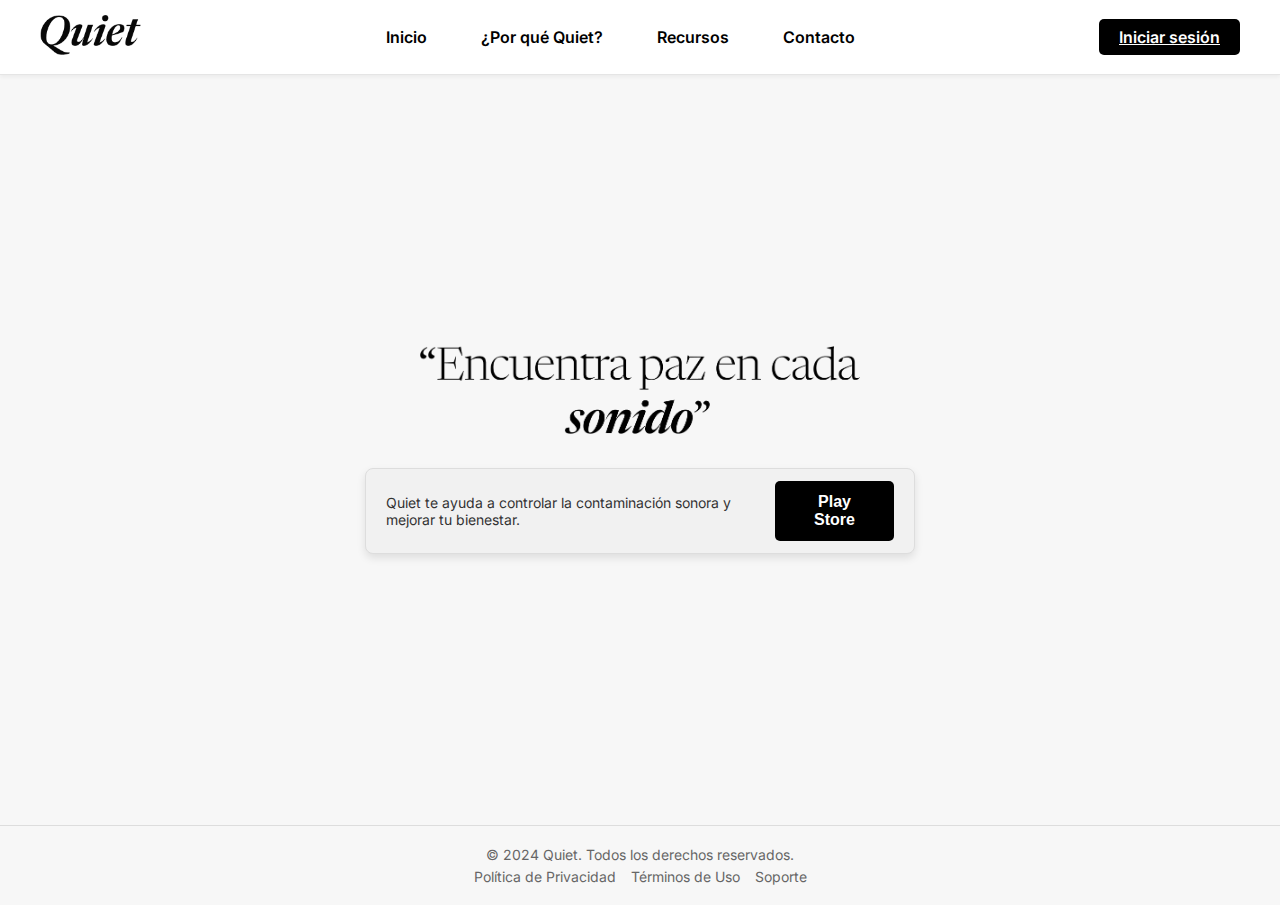
<file: public/index.html>
<!DOCTYPE html>
<html lang="es">
  <head>
    <meta charset="UTF-8" />
    <meta name="viewport" content="width=device-width, initial-scale=1.0" />
    <title>Quiet - Encuentra paz en cada sonido</title>
    <!-- Enlace a estilos y fuentes -->
    <link rel="stylesheet" href="assets/styles/styles.css" />
    <link
      href="https://fonts.googleapis.com/css2?family=Inter:wght@400;600;700&family=Newsreader:ital,wght@0,400;1,700&display=swap"
      rel="stylesheet"
    />
  </head>
  <body class="index-page">
    <!-- Encabezado con barra de navegación -->
    <header>
      <nav>
        <!-- Logo -->
        <a href="index.html" class="logo">
          <img src="assets/images/quiet.png" alt="Quiet Logo" />
        </a>
        <!-- Enlaces de navegación -->
        <ul class="nav-links">
          <li><a href="#inicio">Inicio</a></li>
          <li><a href="about.html">¿Por qué Quiet?</a></li>
          <li><a href="#">Recursos</a></li>
          <li><a href="#">Contacto</a></li>
        </ul>
        <!-- Botón para iniciar sesión -->
        <a href="login-in.html" class="download-button">Iniciar sesión</a>
      </nav>
    </header>

    <!-- Sección principal de bienvenida -->
    <main id="inicio" class="content">
      <section class="hero">
        <!-- Imagen y texto de bienvenida -->
        <img src="assets/images/lema.png" alt="Lema Quiet" class="lema-image" />
        <div class="subtext-container">
          <p class="subtext">
            Quiet te ayuda a controlar la contaminación sonora y mejorar tu
            bienestar.
          </p>
          <button class="explore-button">Play Store</button>
        </div>
      </section>
    </main>

    <!-- Pie de página con enlaces adicionales -->
    <footer>
      <p>&copy; 2024 Quiet. Todos los derechos reservados.</p>
      <ul class="footer-links">
        <li><a href="#">Política de Privacidad</a></li>
        <li><a href="#">Términos de Uso</a></li>
        <li><a href="#">Soporte</a></li>
      </ul>
    </footer>
  </body>
</html>
</file>
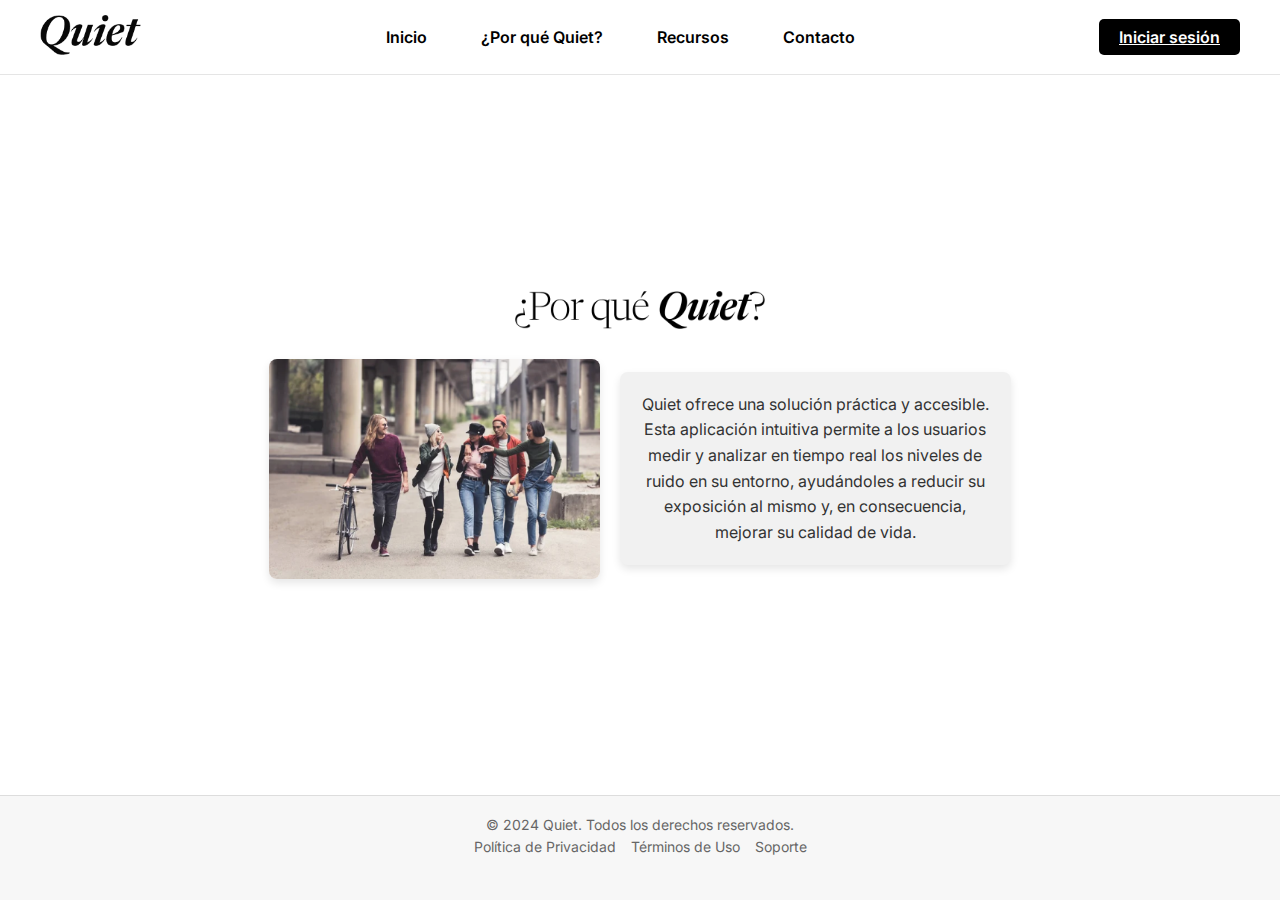
<file: public/about.html>
<!DOCTYPE html>
<html lang="es">
  <head>
    <meta charset="UTF-8" />
    <meta name="viewport" content="width=device-width, initial-scale=1.0" />
    <title>Quiet - ¿Por qué Quiet?</title>
    <!-- Enlace a estilos y fuentes -->
    <link rel="stylesheet" href="assets/styles/styles.css" />
    <link
      href="https://fonts.googleapis.com/css2?family=Inter:wght@400;600;700&family=Newsreader:ital,wght@0,400;1,700&display=swap"
      rel="stylesheet"
    />
  </head>
  <body class="about-page">
    <!-- Encabezado con barra de navegación -->
    <header>
      <nav>
        <!-- Logo -->
        <a href="index.html" class="logo">
          <img src="assets/images/quiet.png" alt="Quiet Logo" />
        </a>
        <!-- Enlaces de navegación -->
        <ul class="nav-links">
          <li><a href="index.html">Inicio</a></li>
          <li><a href="about.html">¿Por qué Quiet?</a></li>
          <li><a href="#">Recursos</a></li>
          <li><a href="#">Contacto</a></li>
        </ul>
        <!-- Botón para iniciar sesión -->
        <a href="login-in.html" class="download-button">Iniciar sesión</a>
      </nav>
    </header>

    <!-- Sección de contenido principal -->
    <section id="about" class="about-us">
      <div class="about-content">
        <!-- Imagen principal de la sección -->
        <img
          src="assets/images/why-quiet.png"
          alt="¿Por qué Quiet?"
          class="why-quiet-image"
        />
        <div class="about-container">
          <!-- Imagen ilustrativa -->
          <img
            src="assets/images/about-us.png"
            alt="Grupo de personas"
            class="about-image"
          />
          <div class="about-text">
            <p>
              Quiet ofrece una solución práctica y accesible. Esta aplicación
              intuitiva permite a los usuarios medir y analizar en tiempo real
              los niveles de ruido en su entorno, ayudándoles a reducir su
              exposición al mismo y, en consecuencia, mejorar su calidad de
              vida.
            </p>
          </div>
        </div>
      </div>
    </section>

    <!-- Pie de página con enlaces adicionales -->
    <footer>
      <p>&copy; 2024 Quiet. Todos los derechos reservados.</p>
      <ul class="footer-links">
        <li><a href="#">Política de Privacidad</a></li>
        <li><a href="#">Términos de Uso</a></li>
        <li><a href="#">Soporte</a></li>
      </ul>
    </footer>
  </body>
</html>
</file>
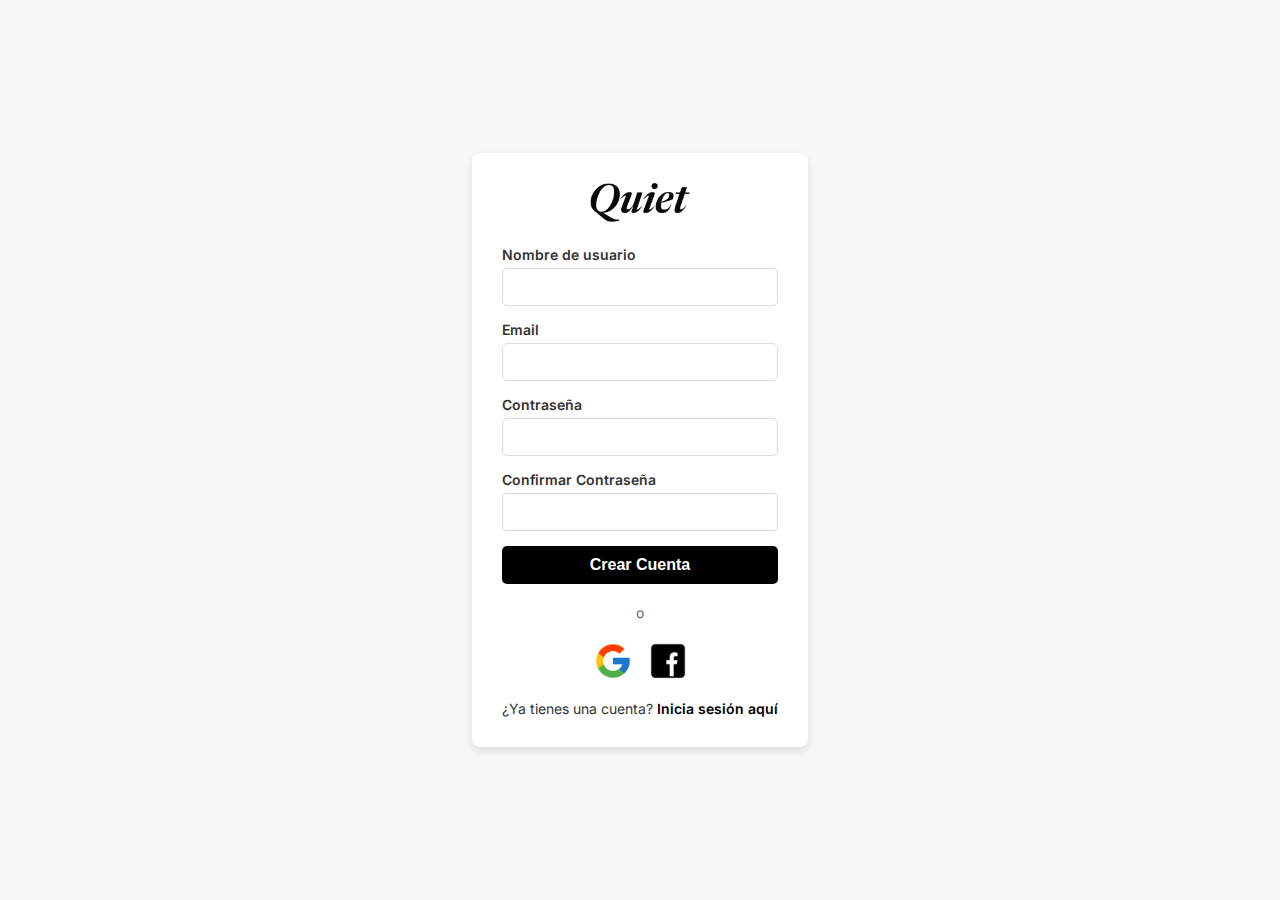
<file: public/sign-up.html>
<!DOCTYPE html>
<html lang="es">
  <head>
    <meta charset="UTF-8" />
    <meta name="viewport" content="width=device-width, initial-scale=1.0" />
    <title>Quiet - Crear Cuenta</title>
    <!-- Enlace a estilos y fuentes -->
    <link rel="stylesheet" href="assets/styles/styles.css" />
    <link
      href="https://fonts.googleapis.com/css2?family=Inter:wght@400;600;700&family=Newsreader:ital,wght@0,400;1,700&display=swap"
      rel="stylesheet"
    />
  </head>
  <body class="login-page">
    <!-- Contenedor principal para la creación de cuenta -->
    <main class="login-content">
      <div class="login-container">
        <!-- Logo de Quiet -->
        <img src="assets/images/quiet.png" alt="Quiet Logo" class="login-logo" />
        <!-- Formulario de registro de usuario -->
        <form action="user-interface.html" method="get">
          <div class="form-group">
            <label for="username">Nombre de usuario</label>
            <input type="text" id="username" name="username" required />
          </div>
          <div class="form-group">
            <label for="email">Email</label>
            <input type="email" id="email" name="email" required />
          </div>
          <div class="form-group">
            <label for="password">Contraseña</label>
            <input type="password" id="password" name="password" required />
          </div>
          <div class="form-group">
            <label for="confirm-password">Confirmar Contraseña</label>
            <input
              type="password"
              id="confirm-password"
              name="confirm-password"
              required
            />
          </div>
          <button type="submit" class="login-button">Crear Cuenta</button>
        </form>
        <!-- Opción para registro con redes sociales -->
        <p class="or">o</p>
        <div class="social-login">
          <a href="#"
            ><img
              src="assets/images/google.png"
              alt="Registrarse con Google"
              class="social-icon"
          /></a>
          <a href="#"
            ><img
              src="assets/images/facebook.png"
              alt="Registrarse con Facebook"
              class="social-icon"
          /></a>
        </div>
        <!-- Enlace para iniciar sesión si ya tiene cuenta -->
        <p class="signup-text">
          ¿Ya tienes una cuenta?
          <a href="login-in.html" class="signup-link">Inicia sesión aquí</a>
        </p>
      </div>
    </main>
  </body>
</html>
</file>
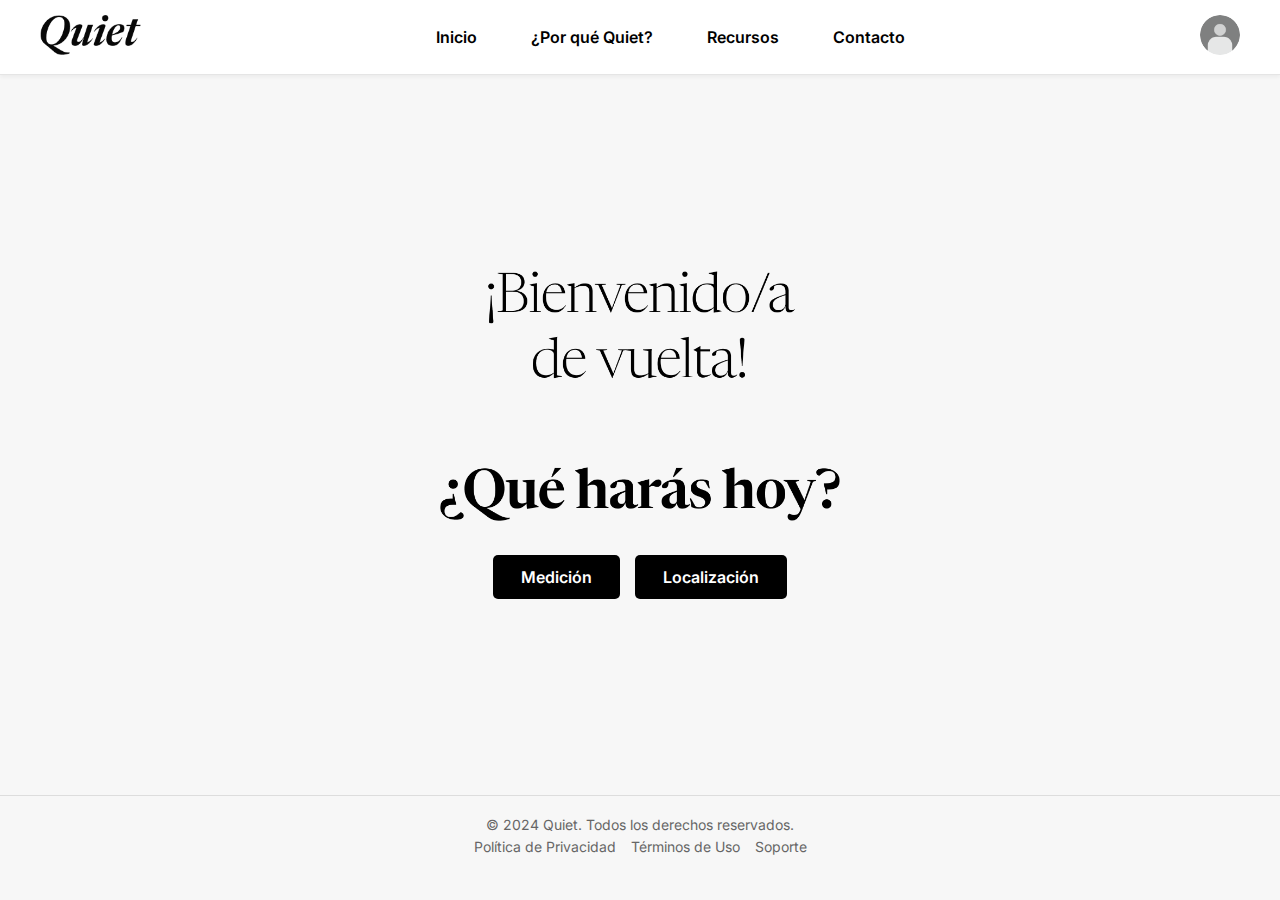
<file: public/user-interface.html>
<!DOCTYPE html>
<html lang="es">
  <head>
    <meta charset="UTF-8" />
    <meta name="viewport" content="width=device-width, initial-scale=1.0" />
    <title>Quiet - Interfaz de Usuario</title>
    <!-- Enlace a estilos y fuentes -->
    <link rel="stylesheet" href="assets/styles/styles.css" />
    <link
      href="https://fonts.googleapis.com/css2?family=Inter:wght@400;600;700&family=Newsreader:ital,wght@0,400;1,700&display=swap"
      rel="stylesheet"
    />
  </head>
  <body class="user-interface-page">
    <!-- Encabezado con logo y ícono de usuario -->
    <header>
      <nav>
        <!-- Logo de Quiet -->
        <a href="index.html" class="logo">
          <img src="assets/images/quiet.png" alt="Quiet Logo" />
        </a>
        <!-- Enlaces de navegación -->
        <ul class="nav-links">
          <li><a href="#inicio">Inicio</a></li>
          <li><a href="about.html">¿Por qué Quiet?</a></li>
          <li><a href="#">Recursos</a></li>
          <li><a href="#">Contacto</a></li>
        </ul>
        <!-- Ícono de perfil de usuario -->
        <a href="user-interface.html" class="user-icon">
          <img src="assets/images/user-icon.png" alt="User Icon" class="user-image" />
        </a>
      </nav>
    </header>

    <!-- Contenido principal de la interfaz de usuario -->
    <main id="inicio" class="user-content">
      <section class="welcome-section">
        <!-- Imagen de bienvenida -->
        <img
          src="assets/images/welcome-user.png"
          alt="Bienvenido Usuario"
          class="welcome-user"
        />
      </section>

      <!-- Grupo de botones para funcionalidades principales -->
      <div class="button-group">
        <a href="user-measurement.html" class="explore-button">Medición</a>
        <a href="user-location.html" class="explore-button">Localización</a>
      </div>
    </main>

    <!-- Pie de página con enlaces adicionales -->
    <footer>
      <p>&copy; 2024 Quiet. Todos los derechos reservados.</p>
      <ul class="footer-links">
        <li><a href="#">Política de Privacidad</a></li>
        <li><a href="#">Términos de Uso</a></li>
        <li><a href="#">Soporte</a></li>
      </ul>
    </footer>
  </body>
</html>
</file>
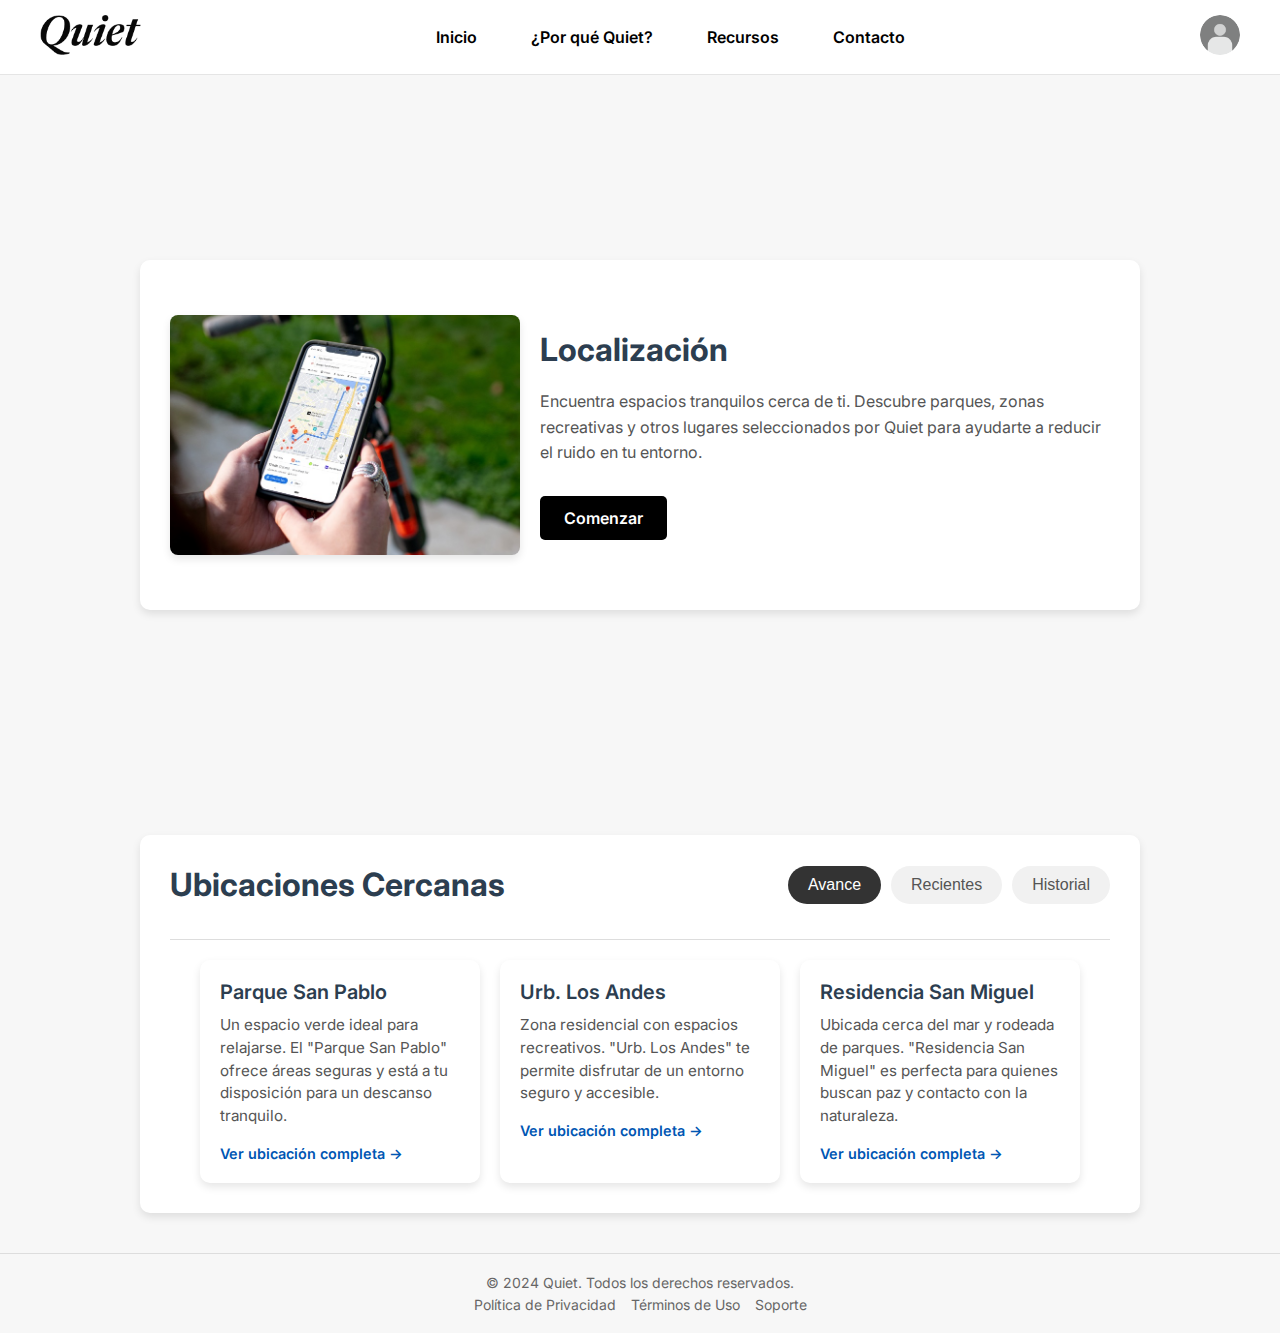
<file: public/user-location.html>
<!DOCTYPE html>
<html lang="es">
  <head>
    <meta charset="UTF-8" />
    <meta name="viewport" content="width=device-width, initial-scale=1.0" />
    <title>Quiet - Localización de Lugares</title>
    <link rel="stylesheet" href="assets/styles/styles.css" />
    <link
      href="https://fonts.googleapis.com/css2?family=Inter:wght@400;600;700&family=Newsreader:ital,wght@0,400;1,700&display=swap"
      rel="stylesheet"
    />
  </head>
  <body class="user-interface-page">
    <!-- Encabezado con barra de navegación -->
    <header>
      <nav>
        <a href="index.html" class="logo">
          <img src="assets/images/quiet.png" alt="Quiet Logo" />
        </a>
        <ul class="nav-links">
          <li><a href="#inicio">Inicio</a></li>
          <li><a href="about.html">¿Por qué Quiet?</a></li>
          <li><a href="#">Recursos</a></li>
          <li><a href="#">Contacto</a></li>
        </ul>
        <a href="user-interface.html" class="user-icon">
          <img src="assets/images/user-icon.png" alt="User Icon" class="user-image" />
        </a>
      </nav>
    </header>

    <!-- Contenido principal para Localización -->
    <main id="inicio" class="location-content">
      <div class="location-container">
        <!-- Imagen de localización -->
        <div class="location-image-container">
          <img
            src="assets/images/localizacion.png"
            alt="Localización Cercana"
            class="location-image"
          />
        </div>
        <!-- Texto introductorio y botón -->
        <div class="location-text-container">
          <h2 class="location-title">Localización</h2>
          <p class="location-description">
            Encuentra espacios tranquilos cerca de ti. Descubre parques, zonas
            recreativas y otros lugares seleccionados por Quiet para ayudarte a
            reducir el ruido en tu entorno.
          </p>
          <!-- Botón para ver ubicaciones cercanas -->
          <a href="#seccion-localizaciones" class="location-button">Comenzar</a>
        </div>
      </div>
    </main>

    <!-- Sección de localizaciones dentro de un cuadro -->
    <section id="seccion-localizaciones" class="data-section-box">
      <div class="data-header">
        <h2 class="data-title">Ubicaciones Cercanas</h2>
        <div class="data-nav-buttons">
          <button class="nav-button active">Avance</button>
          <button class="nav-button">Recientes</button>
          <button class="nav-button">Historial</button>
        </div>
      </div>
      <hr class="data-divider" />
      <div class="data-cards">
        <div class="data-card">
          <h3>Parque San Pablo</h3>
          <p>
            Un espacio verde ideal para relajarse. El "Parque San Pablo" ofrece
            áreas seguras y está a tu disposición para un descanso tranquilo.
          </p>
          <a href="#" class="location-card-button">Ver ubicación completa →</a>
        </div>
        <div class="data-card">
          <h3>Urb. Los Andes</h3>
          <p>
            Zona residencial con espacios recreativos. "Urb. Los Andes" te
            permite disfrutar de un entorno seguro y accesible.
          </p>
          <a href="#" class="location-card-button">Ver ubicación completa →</a>
        </div>
        <div class="data-card">
          <h3>Residencia San Miguel</h3>
          <p>
            Ubicada cerca del mar y rodeada de parques. "Residencia San Miguel"
            es perfecta para quienes buscan paz y contacto con la naturaleza.
          </p>
          <a href="#" class="location-card-button">Ver ubicación completa →</a>
        </div>
      </div>
    </section>

    <!-- Pie de página -->
    <footer>
      <p>&copy; 2024 Quiet. Todos los derechos reservados.</p>
      <ul class="footer-links">
        <li><a href="#">Política de Privacidad</a></li>
        <li><a href="#">Términos de Uso</a></li>
        <li><a href="#">Soporte</a></li>
      </ul>
    </footer>
  </body>
</html>
</file>
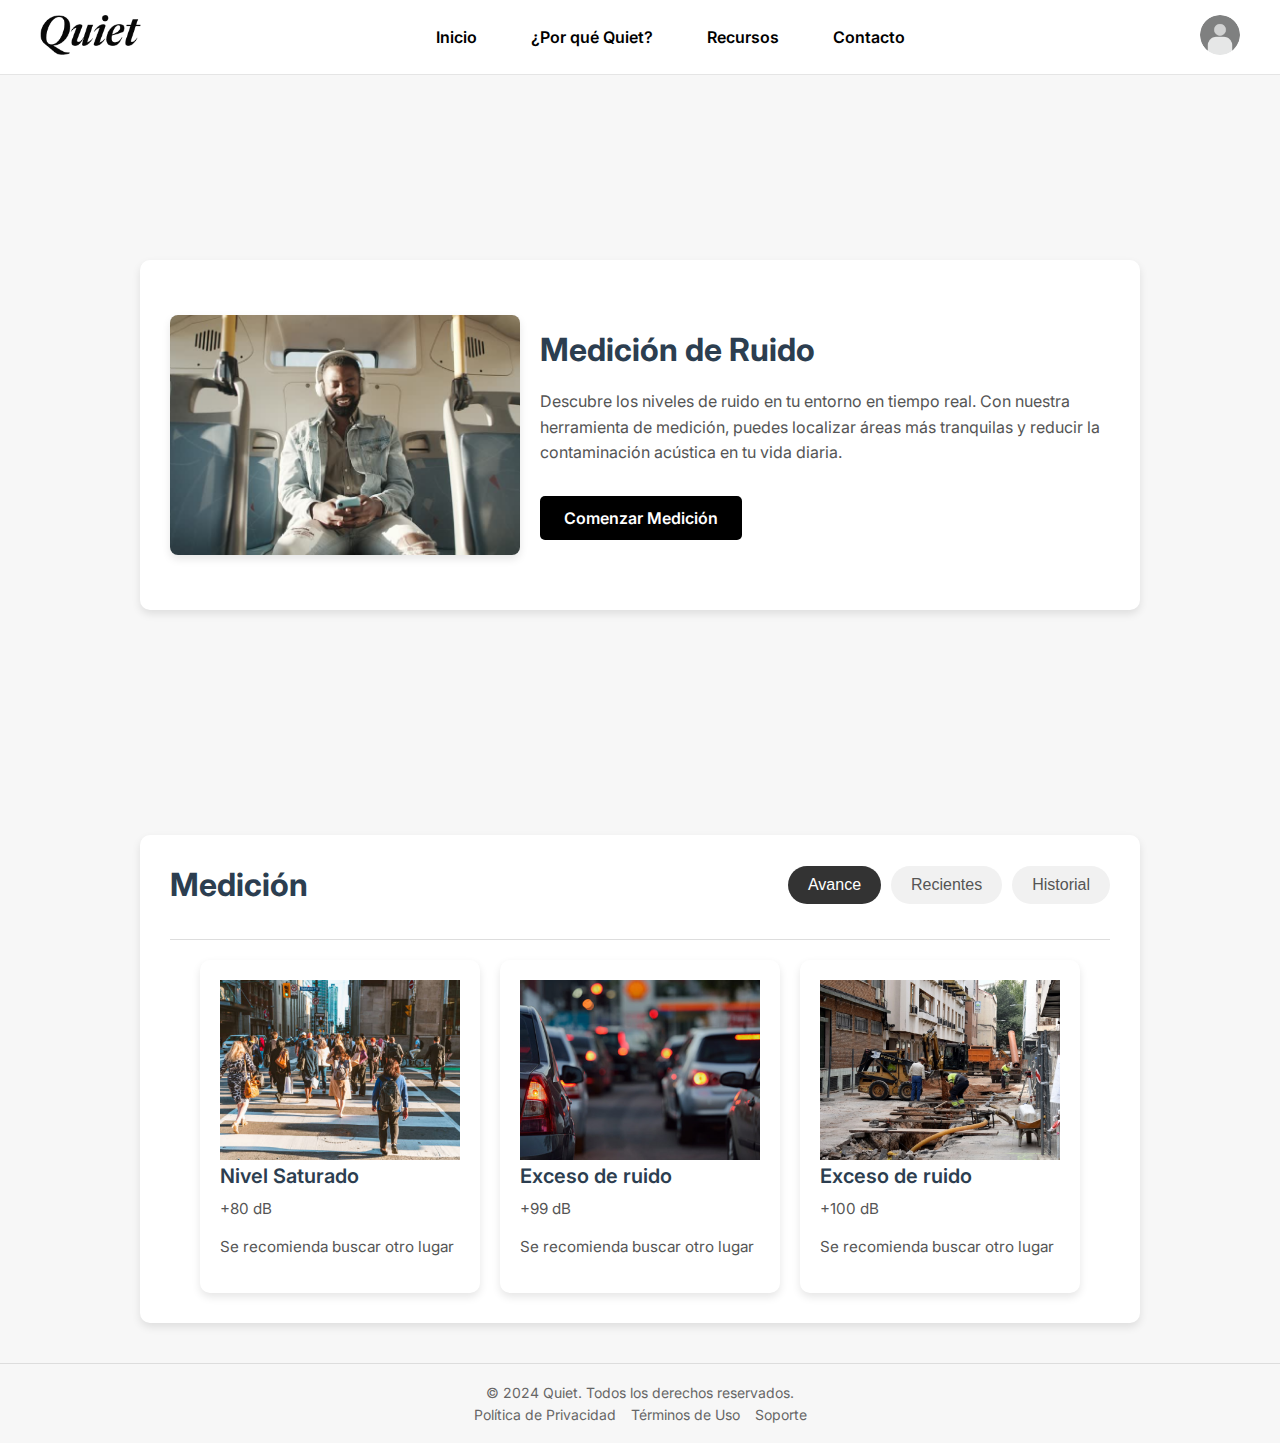
<file: public/user-measurement.html>
<!DOCTYPE html>
<html lang="es">
  <head>
    <meta charset="UTF-8" />
    <meta name="viewport" content="width=device-width, initial-scale=1.0" />
    <title>Quiet - Medición de Ruido</title>
    <link rel="stylesheet" href="assets/styles/styles.css" />
    <link
      href="https://fonts.googleapis.com/css2?family=Inter:wght@400;600;700&family=Newsreader:ital,wght@0,400;1,700&display=swap"
      rel="stylesheet"
    />
  </head>
  <body class="user-interface-page">
    <!-- Encabezado con barra de navegación -->
    <header>
      <nav>
        <a href="index.html" class="logo">
          <img src="assets/images/quiet.png" alt="Quiet Logo" />
        </a>
        <ul class="nav-links">
          <li><a href="#inicio">Inicio</a></li>
          <li><a href="about.html">¿Por qué Quiet?</a></li>
          <li><a href="#">Recursos</a></li>
          <li><a href="#">Contacto</a></li>
        </ul>
        <a href="user-interface.html" class="user-icon">
          <img src="assets/images/user-icon.png" alt="User Icon" class="user-image" />
        </a>
      </nav>
    </header>

    <!-- Contenido principal para Medición -->
    <main id="inicio" class="measurement-content">
      <div class="measurement-container">
        <!-- Imagen de medición -->
        <div class="measurement-image-container">
          <img
            src="assets/images/medicion.png"
            alt="Medición de Ruido"
            class="measurement-image"
          />
        </div>
        <!-- Texto introductorio y botón -->
        <div class="measurement-text-container">
          <h2 class="measurement-title">Medición de Ruido</h2>
          <p class="measurement-description">
            Descubre los niveles de ruido en tu entorno en tiempo real. Con
            nuestra herramienta de medición, puedes localizar áreas más
            tranquilas y reducir la contaminación acústica en tu vida diaria.
          </p>
          <!-- Botón que lleva a la sección de datos -->
          <a href="#seccion-datos" class="measurement-button"
            >Comenzar Medición</a
          >
        </div>
      </div>
    </main>

    <!-- Nueva sección de datos dentro de un cuadro -->
    <section id="seccion-datos" class="data-section-box">
      <div class="data-header">
        <h2 class="data-title">Medición</h2>
        <div class="data-nav-buttons">
          <button class="nav-button active">Avance</button>
          <button class="nav-button">Recientes</button>
          <button class="nav-button">Historial</button>
        </div>
      </div>
      <hr class="data-divider" />
      <div class="data-cards">
        <div class="data-card">
          <img src="assets/images/medicion1.png" alt="Nivel Saturado" />
          <h3>Nivel Saturado</h3>
          <p>+80 dB</p>
          <p>Se recomienda buscar otro lugar</p>
        </div>
        <div class="data-card">
          <img src="assets/images/medicion2.png" alt="Exceso de ruido" />
          <h3>Exceso de ruido</h3>
          <p>+99 dB</p>
          <p>Se recomienda buscar otro lugar</p>
        </div>
        <div class="data-card">
          <img src="assets/images/medicion3.png" alt="Exceso de ruido alto" />
          <h3>Exceso de ruido</h3>
          <p>+100 dB</p>
          <p>Se recomienda buscar otro lugar</p>
        </div>
      </div>
    </section>

    <!-- Pie de página -->
    <footer>
      <p>&copy; 2024 Quiet. Todos los derechos reservados.</p>
      <ul class="footer-links">
        <li><a href="#">Política de Privacidad</a></li>
        <li><a href="#">Términos de Uso</a></li>
        <li><a href="#">Soporte</a></li>
      </ul>
    </footer>
  </body>
</html>
</file>
<file: public/assets/styles/styles.css>
/* Estilos Generales */
* {
    margin: 0;
    padding: 0;
    box-sizing: border-box;
}

body,
html {
    height: 100%;
    font-family: "Inter", sans-serif;
    color: #2c3e50;
    overflow-y: auto;
    height: auto;
    background-color: #f7f7f7;
}

/* Contenedor de la página principal */
.page-container {
    display: flex;
    flex-direction: column;
    min-height: 100vh;
}

/* Contenedor de contenido central */
.content {
    display: flex;
    flex-direction: column;
    justify-content: center;
    align-items: center;
    height: calc(100vh - 150px);
    text-align: center;
    padding: 20px;
}

/* Barra de Navegación */
header nav {
    display: flex;
    align-items: center;
    justify-content: space-between;
    padding: 15px 40px;
    background-color: #fff;
    box-shadow: 0 2px 4px rgba(0, 0, 0, 0.05);
    border-bottom: 1px solid rgba(0, 0, 0, 0.1);
}

header nav .logo img {
    height: 40px;
}

/* Lista de enlaces en la barra de navegación */
header nav .nav-links {
    list-style: none;
    display: flex;
    gap: 30px;
}

/* Enlaces de navegación */
header nav .nav-links li a {
    text-decoration: none;
    color: #000;
    font-weight: 600;
    font-size: 16px;
    padding: 8px 12px;
    transition: color 0.3s ease, background-color 0.3s ease;
    border-radius: 4px;
}

header nav .nav-links li a:hover {
    color: #fff;
    background-color: #000;
}

/* Botón de descarga en el menú */
header nav .download-button {
    background-color: #000;
    color: #fff;
    border: none;
    padding: 8px 20px;
    font-weight: 600;
    cursor: pointer;
    border-radius: 5px;
    transition: background-color 0.3s ease;
    font-size: 16px;
}

header nav .download-button:hover {
    background-color: #333;
}

/* Sección Principal */
.hero {
    max-width: 550px;
    text-align: center;
    margin: 10px auto;
}

.hero .lema-image {
    width: 80%;
    margin-bottom: 10px;
}

/* Contenedor para el texto de subdescripción y botón */
.subtext-container {
    display: flex;
    justify-content: space-between;
    align-items: center;
    background-color: #f1f1f1;
    padding: 12px 20px;
    border: 1px solid #ddd;
    border-radius: 8px;
    box-shadow: 0 4px 8px rgba(0, 0, 0, 0.1);
    margin-top: 20px;
}

.subtext {
    font-size: 14px;
    color: #333;
    text-align: left;
}

/* Botón de exploración */
.explore-button {
    padding: 12px 28px;
    font-size: 16px;
    background-color: #000;
    color: #fff;
    border: none;
    border-radius: 5px;
    cursor: pointer;
    font-weight: 600;
    transition: background-color 0.3s ease;
    text-decoration: none;
}

.explore-button:hover {
    background-color: #333;
}

/* Sección ¿Por qué Quiet? */
.about-us {
    flex: 1;
    display: flex;
    flex-direction: column;
    align-items: center;
    justify-content: center;
    gap: 10px;
    padding: 40px 20px;
    background-color: #fff;
    min-height: 80vh;
}

.about-content {
    display: flex;
    flex-direction: column;
    align-items: center;
    gap: 20px;
    max-width: 1000px;
    margin: 0 auto;
    text-align: center;
}

.why-quiet-image {
    max-width: 250px;
    margin-bottom: 10px;
}

.about-container {
    display: flex;
    flex-direction: row;
    gap: 20px;
    align-items: center;
    justify-content: center;
    flex-wrap: wrap;
}

.about-image {
    width: 38%;
    max-width: 400px;
    border-radius: 8px;
    box-shadow: 0 4px 8px rgba(0, 0, 0, 0.1);
}

.about-text {
    width: 45%;
    max-width: 450px;
    background-color: #f1f1f1;
    padding: 20px;
    border-radius: 8px;
    box-shadow: 0 4px 8px rgba(0, 0, 0, 0.1);
    font-size: 16px;
    line-height: 1.6;
    color: #333;
}

/* Footer */
footer {
    background-color: #f7f7f7;
    padding: 20px 40px;
    text-align: center;
    font-size: 14px;
    color: #666;
    border-top: 1px solid #ddd;
    width: 100%;
    margin-top: auto;
}

footer p {
    margin-bottom: 5px;
}

/* Enlaces en el pie de página */
.footer-links {
    list-style: none;
    display: flex;
    gap: 15px;
    justify-content: center;
    padding: 0;
}

.footer-links li a {
    text-decoration: none;
    color: #666;
    transition: color 0.3s ease;
}

.footer-links li a:hover {
    color: #000;
}

/* Página de Inicio de Sesión */
.login-logo {
    width: 100px;
    margin-bottom: 20px;
}

.login-page {
    display: flex;
    flex-direction: column;
    align-items: center;
    justify-content: center;
    min-height: 100vh;
    background-color: #f7f7f7;
}

/* Contenedor principal del formulario de inicio de sesión */
.login-content {
    display: flex;
    justify-content: center;
    align-items: center;
    flex: 1;
    padding: 20px;
}

.login-container {
    width: 100%;
    max-width: 400px;
    background-color: #fff;
    padding: 30px;
    border-radius: 8px;
    box-shadow: 0 4px 8px rgba(0, 0, 0, 0.1);
    text-align: center;
}

/* Estilos de texto en el contenedor de inicio de sesión */
.login-container h2 {
    font-size: 24px;
    color: #2c3e50;
    margin-bottom: 20px;
    font-weight: 700;
}

/* Grupo de formularios */
.form-group {
    margin-bottom: 15px;
    text-align: left;
}

.form-group label {
    display: block;
    font-weight: 600;
    font-size: 14px;
    color: #333;
    margin-bottom: 5px;
}

.form-group input {
    width: 100%;
    padding: 10px;
    font-size: 14px;
    border: 1px solid #ddd;
    border-radius: 5px;
    box-sizing: border-box;
}

/* Enlace para contraseña olvidada */
.forgot-password {
    display: inline-block;
    margin: 10px 0 20px;
    font-size: 14px;
    color: #333;
    text-decoration: none;
    transition: color 0.3s ease;
}

.forgot-password:hover {
    color: #000;
}

/* Botón principal de inicio de sesión */
.login-button {
    width: 100%;
    padding: 10px;
    font-size: 16px;
    font-weight: 600;
    background-color: #000;
    color: #fff;
    border: none;
    border-radius: 5px;
    cursor: pointer;
    transition: background-color 0.3s ease;
}

.login-button:hover {
    background-color: #333;
}

/* Texto y enlace para registrarse */
.signup-text {
    margin-top: 15px;
    font-size: 14px;
    color: #333;
}

.signup-link {
    color: #000;
    font-weight: 600;
    text-decoration: none;
    transition: color 0.3s ease;
}

.signup-link:hover {
    color: #555;
}

/* Separador para redes sociales */
.or {
    margin: 20px 0;
    font-size: 14px;
    color: #666;
}

/* Estilos de los íconos de redes sociales */
.social-login {
    display: flex;
    justify-content: center;
    gap: 15px;
}

.social-login .social-icon {
    width: 40px;
    height: 40px;
    cursor: pointer;
}

/* Estilos para la interfaz de usuario */
.user-interface-page {
    overflow: hidden;
}

.user-icon .user-image {
    width: 40px;
    height: 40px;
    border-radius: 50%;
}

/* Contenido principal de la interfaz de usuario */
.user-content {
    display: flex;
    flex-direction: column;
    align-items: center;
    justify-content: center;
    min-height: 80vh;
    text-align: center;
}

/* Sección de bienvenida */
.welcome-section {
    margin-bottom: 20px;
}

/* Grupo de botones de acción */
.button-group {
    display: flex;
    gap: 15px;
    justify-content: center;
    margin-top: 10px;
}

.welcome-user {
    max-width: 400px;
}

/* Contenedor principal para la sección de Medición */
.measurement-content {
    display: flex;
    justify-content: center;
    align-items: center;
    padding: 40px 20px;
    background-color: #f7f7f7;
    min-height: 80vh;
}

/* Contenedor de imagen y texto */
.measurement-container {
    display: flex;
    align-items: center;
    justify-content: center;
    max-width: 1000px;
    /* Ancho máximo para mantener consistencia */
    gap: 20px;
    background-color: #ffffff;
    padding: 30px;
    border-radius: 10px;
    box-shadow: 0 4px 8px rgba(0, 0, 0, 0.1);
    margin: 40px auto;
    height: 350px;
    /* Altura fija para un tamaño consistente */
}

/* Estilos para el contenedor de la imagen */
.measurement-image-container {
    flex: 1;
    display: flex;
    justify-content: center;
    align-items: center;
    max-width: 350px;
    /* Tamaño máximo de la imagen */
}

.measurement-image {
    width: 100%;
    height: 100%;
    max-width: 350px;
    border-radius: 8px;
    object-fit: cover;
    /* Ajuste para cubrir el espacio del contenedor */
    box-shadow: 0 4px 8px rgba(0, 0, 0, 0.1);
}

/* Contenedor y estilos para el texto */
.measurement-text-container {
    flex: 1;
    text-align: left;
}

/* Título de la sección */
.measurement-title {
    font-size: 2rem;
    font-weight: 700;
    color: #2c3e50;
    margin-bottom: 20px;
}

.measurement-description {
    font-size: 1rem;
    line-height: 1.6;
    color: #555;
    margin-bottom: 30px;
}

/* Botón de acción */
.measurement-button {
    display: inline-block;
    padding: 12px 24px;
    font-size: 1rem;
    font-weight: 600;
    color: #fff;
    background-color: #000;
    border-radius: 5px;
    text-align: center;
    text-decoration: none;
    transition: background-color 0.3s ease;
}

.measurement-button:hover {
    background-color: #333;
}

/* Cuadro para la sección de datos */
.data-section-box {
    max-width: 1000px;
    background-color: #ffffff;
    border-radius: 10px;
    box-shadow: 0 4px 8px rgba(0, 0, 0, 0.1);
    padding: 30px;
    margin: 40px auto;
    text-align: center;
}

/* Otros estilos de la sección de datos */
.data-header {
    display: flex;
    align-items: center;
    justify-content: space-between;
    padding-bottom: 15px;
}

.data-title {
    font-size: 2rem;
    color: #2c3e50;
}

.data-nav-buttons {
    display: flex;
    gap: 10px;
}

.nav-button {
    padding: 10px 20px;
    font-size: 1rem;
    color: #555;
    background-color: #f1f1f1;
    border: none;
    border-radius: 20px;
    cursor: pointer;
    transition: background-color 0.3s ease;
}

.nav-button.active,
.nav-button:hover {
    background-color: #333;
    color: #fff;
}

/* Línea divisoria */
.data-divider {
    border: none;
    border-top: 1px solid #ddd;
    margin: 20px 0;
}

/* Estilos de las tarjetas de datos */
.data-cards {
    display: flex;
    justify-content: center;
    gap: 20px;
    flex-wrap: wrap;
}

.data-card {
    width: 280px;
    background-color: #ffffff;
    border-radius: 10px;
    box-shadow: 0 4px 8px rgba(0, 0, 0, 0.1);
    overflow: hidden;
    text-align: center;
    padding: 15px;
}

.data-card img {
    width: 100%;
    height: auto;
}

.data-card h3 {
    font-size: 1.25rem;
    margin-top: 15px;
    color: #2c3e50;
}

.data-card p {
    color: #555;
    font-size: 1rem;
    margin: 5px 0;
}

/* Contenedor principal para la sección de Localización */
.location-content {
    display: flex;
    justify-content: center;
    align-items: center;
    padding: 40px 20px;
    background-color: #f7f7f7;
    min-height: 80vh;
}

.location-container {
    display: flex;
    align-items: center;
    max-width: 1000px;
    gap: 20px;
    background-color: #ffffff;
    padding: 30px;
    border-radius: 10px;
    box-shadow: 0 4px 8px rgba(0, 0, 0, 0.1);
    margin: 40px auto;
    height: 350px;
}

.location-image-container {
    flex: 1;
    display: flex;
    justify-content: center;
    align-items: center;
    max-width: 350px;
}

.location-image {
    width: 100%;
    height: 100%;
    max-width: 350px;
    border-radius: 8px;
    object-fit: cover;
    box-shadow: 0 4px 8px rgba(0, 0, 0, 0.1);
}

.location-text-container {
    flex: 1;
    text-align: left;
}

.location-title {
    font-size: 2rem;
    font-weight: 700;
    color: #2c3e50;
    margin-bottom: 20px;
}

.location-description {
    font-size: 1rem;
    line-height: 1.6;
    color: #555;
    margin-bottom: 30px;
}

.location-button {
    display: inline-block;
    padding: 12px 24px;
    font-size: 1rem;
    font-weight: 600;
    color: #fff;
    background-color: #000;
    border-radius: 5px;
    text-align: center;
    text-decoration: none;
    transition: background-color 0.3s ease;
}

.location-button:hover {
    background-color: #333;
}

/* Estilo para el cuadro de la sección de ubicaciones */
.data-section-box {
    max-width: 1000px;
    background-color: #ffffff;
    border-radius: 10px;
    box-shadow: 0 4px 8px rgba(0, 0, 0, 0.1);
    padding: 30px;
    margin: 40px auto;
    text-align: center;
}

.data-header {
    display: flex;
    align-items: center;
    justify-content: space-between;
    padding-bottom: 15px;
}

.data-title {
    font-size: 2rem;
    color: #2c3e50;
}

.data-nav-buttons {
    display: flex;
    gap: 10px;
}

.nav-button {
    padding: 10px 20px;
    font-size: 1rem;
    color: #555;
    background-color: #f1f1f1;
    border: none;
    border-radius: 20px;
    cursor: pointer;
    transition: background-color 0.3s ease;
}

.nav-button.active,
.nav-button:hover {
    background-color: #333;
    color: #fff;
}

.data-divider {
    border: none;
    border-top: 1px solid #ddd;
    margin: 20px 0;
}

/* Tarjetas de ubicación */
.data-cards {
    display: flex;
    justify-content: center;
    gap: 20px;
    flex-wrap: wrap;
}

.data-card {
    width: 280px;
    background-color: #ffffff;
    border-radius: 10px;
    box-shadow: 0 4px 8px rgba(0, 0, 0, 0.1);
    text-align: left;
    padding: 20px;
}

.data-card h3 {
    font-size: 1.25rem;
    margin-top: 0;
    color: #2c3e50;
    font-weight: 600;
}

.data-card p {
    color: #555;
    font-size: 0.95rem;
    margin: 10px 0 15px;
    line-height: 1.5;
}

.location-card-button {
    display: inline-block;
    font-size: 0.9rem;
    font-weight: 600;
    color: #0056b3;
    text-decoration: none;
}

.location-card-button:hover {
    text-decoration: underline;
}
</file>
